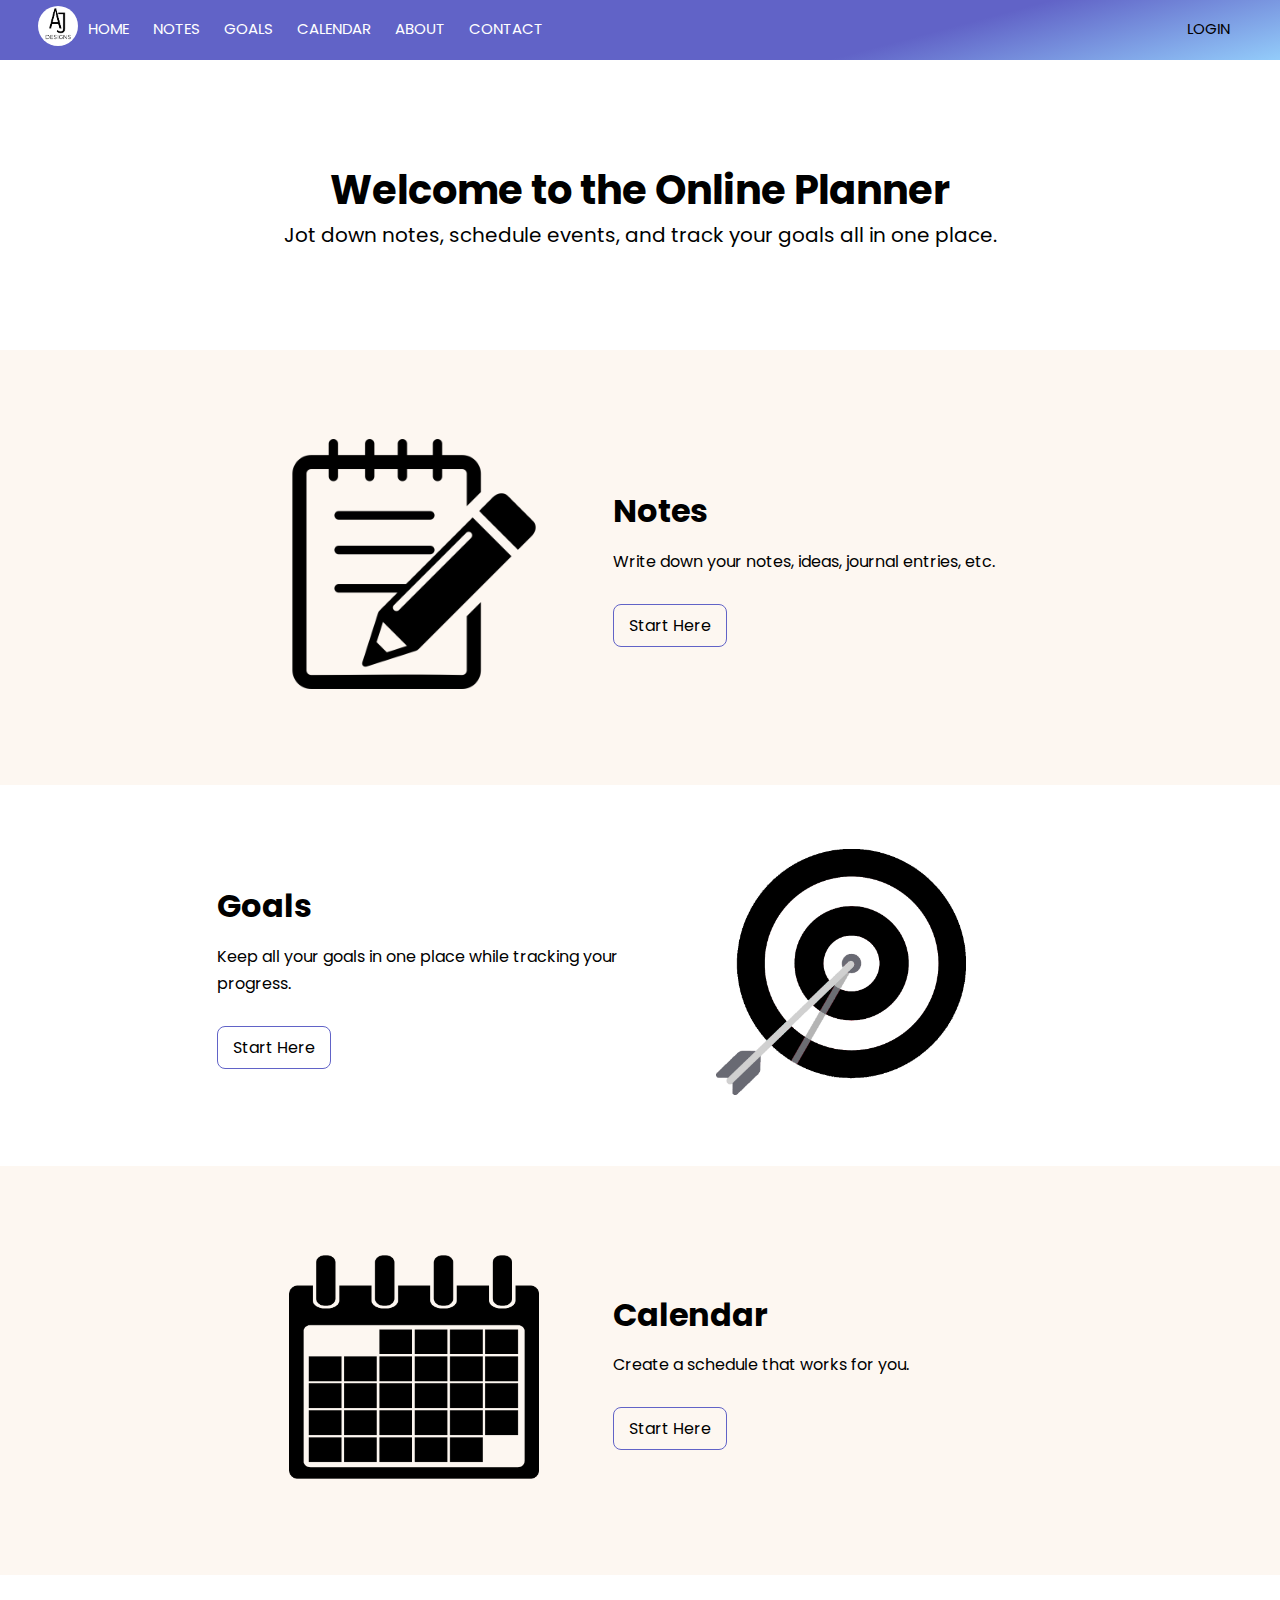
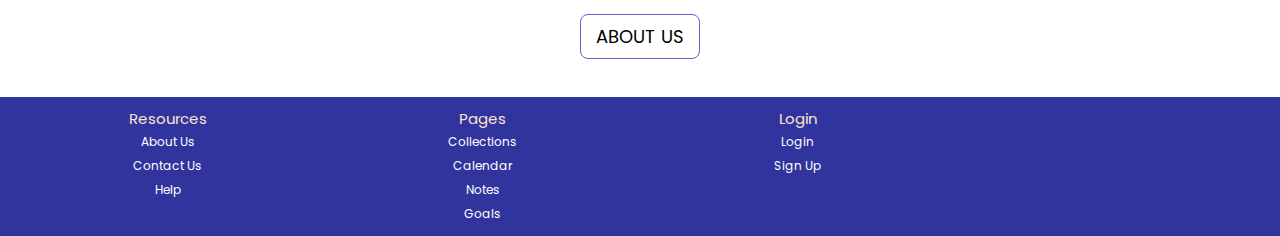
<file: index.html>
<!DOCTYPE html>
<html lang="en">
<head>
    <meta charset="UTF-8">
    <meta name="description" content="Avery Jones' Final Project (Personal Organization Site)"> <!--Description REQUIRED 4/25/2023-->
    <meta name="keywords" content="Journal, Schedule, Notes, Goals"> <!--Keywords REQUIRED 4/25/2023-->
    <meta name="author" content="Avery Jones"> <!--Author Required 4/25/2023-->
    <meta http-equiv="X-UA-Compatible" content="IE=edge">
    <meta name="viewport" content="width=device-width, initial-scale=1.0"> <!--Viewport REQUIRED 4/25/2023-->
    <link href="https://fonts.googleapis.com/css2?family=Poppins:ital,wght@0,100;0,200;0,300;0,400;0,500;0,600;0,700;0,800;0,900;1,100;1,200;1,300;1,400;1,500;1,600;1,700;1,800;1,900&display=swap" rel="stylesheet">
    <link rel="stylesheet" href="https://stackpath.bootstrapcdn.com/font-awesome/4.7.0/css/font-awesome.min.css">
    <link  href="CSS/style.css" rel="stylesheet">
    <title>Avery's Website</title><!--Title REQUIRED 4/25/2023-->
</head>
<body>
    <header> 
		<nav class="top-nav"> <!-- Navigation Bar -->
			<a href="index.html"><img src="images/logo.png" alt="logo"></a> <!-- Image 4 of 5 REQUIRED 4/29/2023 -->
            <div class="nav-links" id="navLinks">
				<i class="fa fa-times" onclick="hideMenu()"></i>
                <ul>
					<li><a href="index.html">HOME</a></li>
					<li><a href="notes.html">NOTES</a></li>
                    <li><a href="tracker.html">GOALS</a></li>
                    <li><a href="calendar.html">CALENDAR</a></li>
					<li><a href="about.html">ABOUT</a></li>
					<li><a href="contact.html">CONTACT</a></li>
				</ul>
			</div>
            <div class="nav-member">
                <ul>
                    <li><a href="login.html">LOGIN</a></li>
                </ul>
            </div>
            <i class="fa fa-bars" onclick="showMenu()"></i>
		</nav>
	</header>


    <!-- Welcome Section -->
    <section class="welcome" id="welcome">
        <div class="welcome">
            <h1>Welcome to the Online Planner</h1>
            <p>Jot down notes, schedule events, and track your goals all in one place.</p>
        </div>
    </section>

    <!-- Notes Section -->
    <section class="notes" id="notes">
        <div class="notes-img">
            <img src="images/notes.png" alt="image of a notepad with a pencil about to write on it, in black and white"><!-- Image 1 of 5 REQUIRED 4/28/2023 -->
        </div>
        <div class="notes-text">
            <h1>Notes</h1>
            <p>Write down your notes, ideas, journal entries, etc. </p>
            <a href="notes.html" class="btn">Start Here</a>
        </div>        

    </section>

    <!-- Goals Section -->
    <section class="goals" id="goals">
        <div class="goals-text">
            <h1>Goals</h1> <!-- text-level 1 of 5 REQUIRED 4/28/2023 -->
            <p>Keep all your goals in one place while tracking your progress.</p>
            <a href="tracker.html" class="btn">Start Here</a>
        </div>        
        <div class="goals-img">
            <img src="images/goals.png" alt="image of a target with an arrow in the bullseye, in black and white"><!-- Image 2 of 5 REQUIRED 4/28/2023 -->
        </div>
    </section>

    <!-- Calendar Section -->
    <section class="cal" id="cal">
        <div class="calendar-img">
            <img src="images/calendar.png" alt="image of a calendar, in black and white"> <!-- Image 3 of 5 REQUIRED 4/28/2023 -->
        </div>
        <div class="calendar-text">
            <h1>Calendar</h1>
            <p>Create a schedule that works for you.</p>
            <a href="calendar.html" class="btn">Start Here</a>
        </div> 
    </section>

    <!-- About Us Section -->
    <div class="about-btn">
        <a href="about.html" class="btn">ABOUT US</a>
    </div>

    <footer>
        <nav class="vertical">
            <p>Resources</p>
           <ul>
            <li><a href="about.html">About Us</a></li>         
            <li><a href="contact.html">Contact Us</a></li>
            <li><a href="contact.html">Help</a></li>            
           </ul>         
        </nav>
        <nav class="vertical">
            <p>Pages</p>
            <ul>
               <li><a href="collections.html">Collections</a></li>
               <li><a href="calendar.html">Calendar</a></li>
               <li><a href="notes.html">Notes</a></li>         
               <li><a href="tracker.html">Goals</a></li>                        
            </ul>         
         </nav>
         <nav class="vertical">
            <p>Login</p>
            <ul>
               <li><a href="login.html">Login</a></li>
               <li><a href="register.html">Sign Up</a></li>                     
            </ul>         
         </nav>
     </footer>

     <script src="JS/sheet.js"></script>
</body>
</html>
</file>
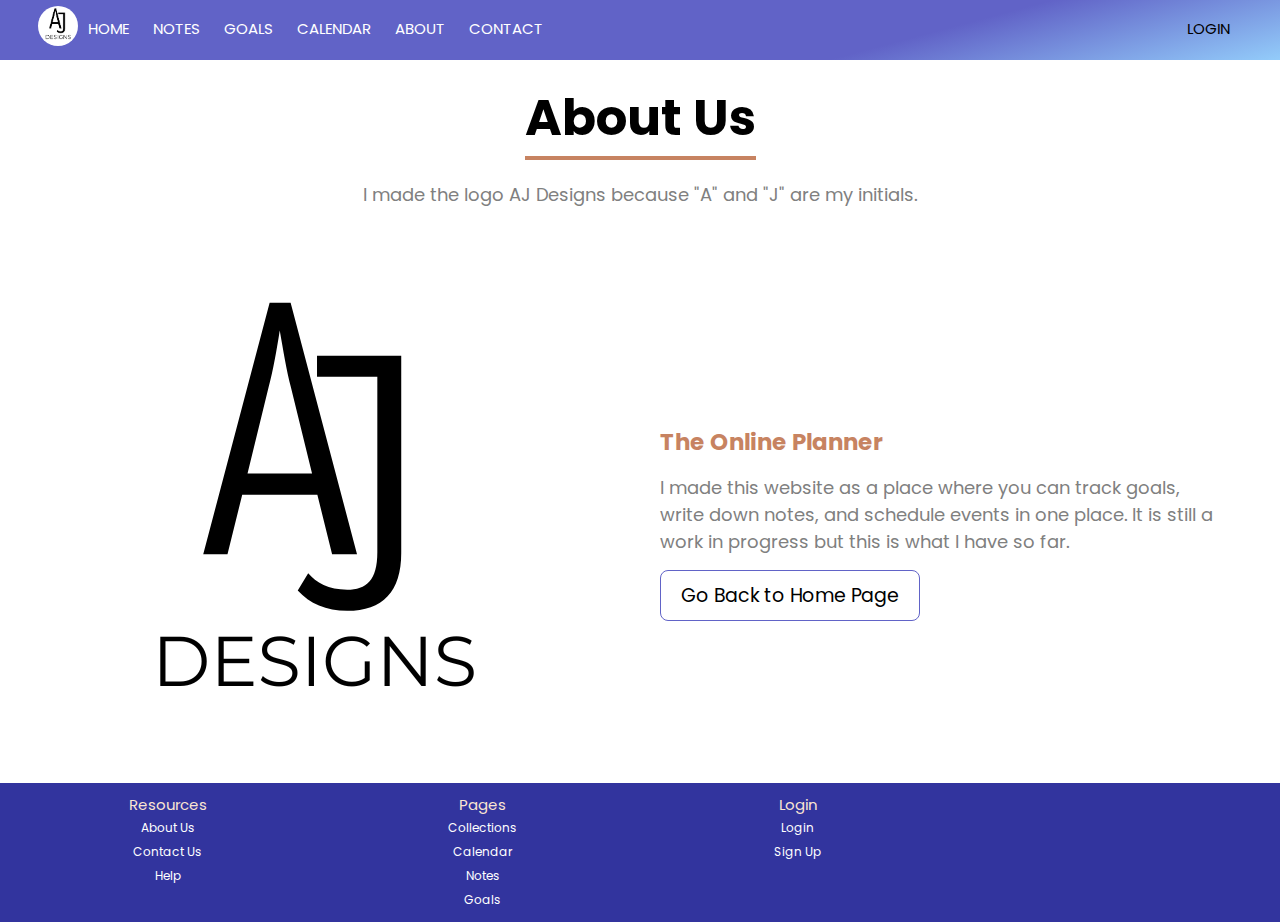
<file: about.html>
<!DOCTYPE html>
<html lang="en">
<head>
    <meta charset="UTF-8">
    <meta name="description" content="Gives information about the site and why it was made">
    <meta name="keywords" content="About Us">
    <meta name="author" content="Avery Jones">
    <meta http-equiv="X-UA-Compatible" content="IE=edge">
    <meta name="viewport" content="width=device-width, initial-scale=1.0">
    <link href="https://fonts.googleapis.com/css2?family=Poppins:ital,wght@0,100;0,200;0,300;0,400;0,500;0,600;0,700;0,800;0,900;1,100;1,200;1,300;1,400;1,500;1,600;1,700;1,800;1,900&display=swap" rel="stylesheet">
    <link rel="stylesheet" href="https://stackpath.bootstrapcdn.com/font-awesome/4.7.0/css/font-awesome.min.css">
    <link  href="CSS/style.css" rel="stylesheet">
    <title>About Page</title>
</head>
<body>
    <header> 
		<nav class="top-nav"> <!-- Navigation Bar -->
			<a href="index.html"><img src="images/logo.png" alt="logo"></a>
            <div class="nav-links" id="navLinks">
				<i class="fa fa-times" onclick="hideMenu()"></i>
                <ul>
					<li><a href="index.html">HOME</a></li>
					<li><a href="notes.html">NOTES</a></li>
                    <li><a href="tracker.html">GOALS</a></li>
                    <li><a href="calendar.html">CALENDAR</a></li>
					<li><a href="about.html">ABOUT</a></li>
					<li><a href="contact.html">CONTACT</a></li>
				</ul>
			</div>
            <div class="nav-member">
                <ul>
                    <li><a href="login.html">LOGIN</a></li>
                </ul>
            </div>
            <i class="fa fa-bars" onclick="showMenu()"></i>
		</nav>
	</header>

    <div class="about-us">
        <h5>About Us</h5> <!-- text-level 3 of 5 REQUIRED 5/4/2023 -->
        <p>I made the logo AJ Designs because "A" and "J" are my initials.</p>
    </div>

	<div class="container">
		<section class="about">
			<div class="about-image">
                <img src="images/logo.png" alt="cabin in idaho falls">
            </div >
            <div class="about-content">
                <h6>The Online Planner</h6> <!-- text-level 4 of 5 REQUIRED 5/4/2023 -->
                <p>I made this website as a place where you can track goals, write down notes, and schedule events in one place. 
                    It is still a work in progress but this is what I have so far.</p>
                <a href="index.html" class="btn">Go Back to Home Page</a>
            </div>
	    </section>
	</div>


    <footer>
        <nav class="vertical">
            <p>Resources</p>
           <ul>
            <li><a href="about.html">About Us</a></li>         
            <li><a href="contact.html">Contact Us</a></li>
            <li><a href="contact.html">Help</a></li>            
           </ul>         
        </nav>
        <nav class="vertical">
            <p>Pages</p>
            <ul>
               <li><a href="collections.html">Collections</a></li>
               <li><a href="calendar.html">Calendar</a></li>
               <li><a href="notes.html">Notes</a></li>         
               <li><a href="tracker.html">Goals</a></li>                        
            </ul>         
         </nav>
         <nav class="vertical">
            <p>Login</p>
            <ul>
               <li><a href="login.html">Login</a></li>     
               <li><a href="register.html">Sign Up</a></li>               
            </ul>         
         </nav>
     </footer>

    <script src="JS/sheet.js"></script>
</body>
</html>
</file>
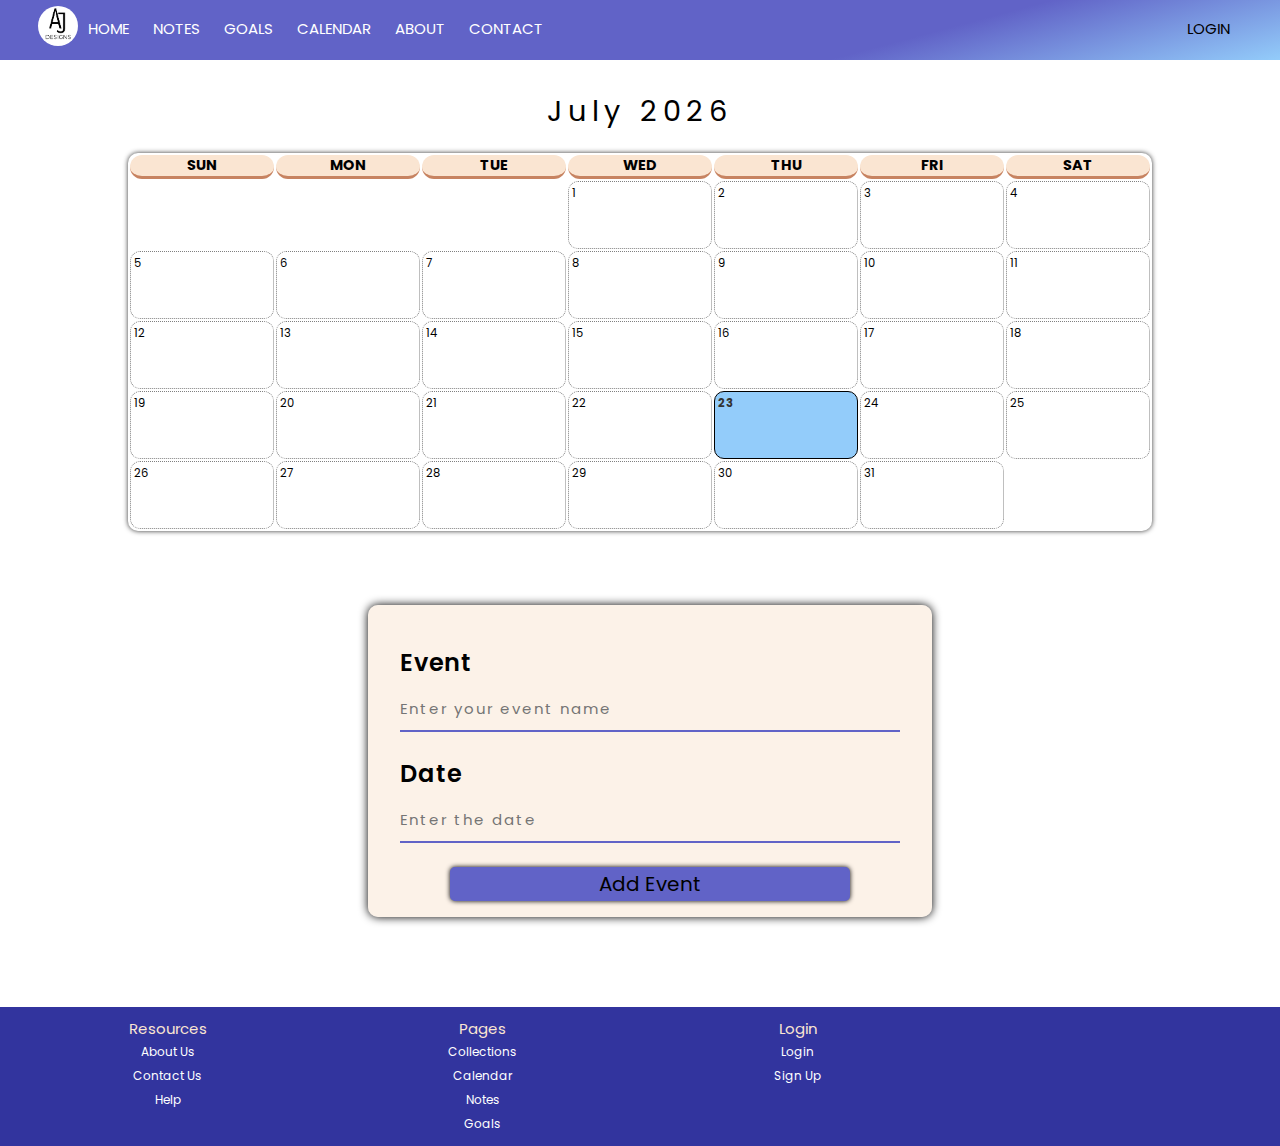
<file: calendar.html>
<!DOCTYPE html>
<html lang="en">
<head>
    <meta charset="UTF-8">
    <meta name="description" content="Shows a calendar and events can be added to it">
    <meta name="keywords" content="Calendar, Schedule">
    <meta name="author" content="Avery Jones">
    <meta http-equiv="X-UA-Compatible" content="IE=edge">
    <meta name="viewport" content="width=device-width, initial-scale=1.0">
    <link href="https://fonts.googleapis.com/css2?family=Poppins:ital,wght@0,100;0,200;0,300;0,400;0,500;0,600;0,700;0,800;0,900;1,100;1,200;1,300;1,400;1,500;1,600;1,700;1,800;1,900&display=swap" rel="stylesheet">
    <link rel="stylesheet" href="https://stackpath.bootstrapcdn.com/font-awesome/4.7.0/css/font-awesome.min.css">
    <link  href="CSS/style.css" rel="stylesheet">
    <script src="JS/sheet.js" defer></script>
    <title>Calendar Page</title>
</head>
<body>
    <header> 
		<nav class="top-nav"> <!-- Navigation Bar -->
			<a href="index.html"><img src="images/logo.png" alt="logo"></a>
            <div class="nav-links" id="navLinks">
				<i class="fa fa-times" onclick="hideMenu()"></i>
                <ul>
					<li><a href="index.html">HOME</a></li>
					<li><a href="notes.html">NOTES</a></li>
                    <li><a href="tracker.html">GOALS</a></li>
                    <li><a href="calendar.html">CALENDAR</a></li>
					<li><a href="about.html">ABOUT</a></li>
					<li><a href="contact.html">CONTACT</a></li>
				</ul>
			</div>
            <div class="nav-member">
                <ul>
                    <li><a href="login.html">LOGIN</a></li>
                </ul>
            </div>
            <i class="fa fa-bars" onclick="showMenu()"></i>
		</nav>
	</header>

    <!--Calendar Made in JavaScript File -->
    <div id="calendar"></div>

    <!--Events -->
    <div class="calendar-container">
        <form>
            <div class="form-box">
                <label for="desc">Event</label>
                <input type="text" id="desc" placeholder="Enter your event name"
                    autocomplete="off" name="desc">
            </div>
            <div class="form-box">
                <label for="date">Date</label>
                <input type="text" id="date" placeholder="Enter the date"
                    autocomplete="off" name="date">
            </div>
            <button class="submit">Add Event</button>
        </form>
    </div>
    <div class="calendar-box">
    </div>

    <footer>
        <nav class="vertical">
            <p>Resources</p>
           <ul>
            <li><a href="about.html">About Us</a></li>         
            <li><a href="contact.html">Contact Us</a></li>
            <li><a href="help.html">Help</a></li>            
           </ul>         
        </nav>
        <nav class="vertical">
            <p>Pages</p>
            <ul>
               <li><a href="collections.html">Collections</a></li>
               <li><a href="calendar.html">Calendar</a></li>
               <li><a href="notes.html">Notes</a></li>         
               <li><a href="tracker.html">Goals</a></li>                        
            </ul>         
         </nav>
         <nav class="vertical">
            <p>Login</p>
            <ul>
               <li><a href="login.html">Login</a></li>                    
               <li><a href="register.html">Sign Up</a></li>                    
            </ul>         
         </nav>
     </footer>

     <script src="JS/sheet.js"></script>
</body>
</html>
</file>
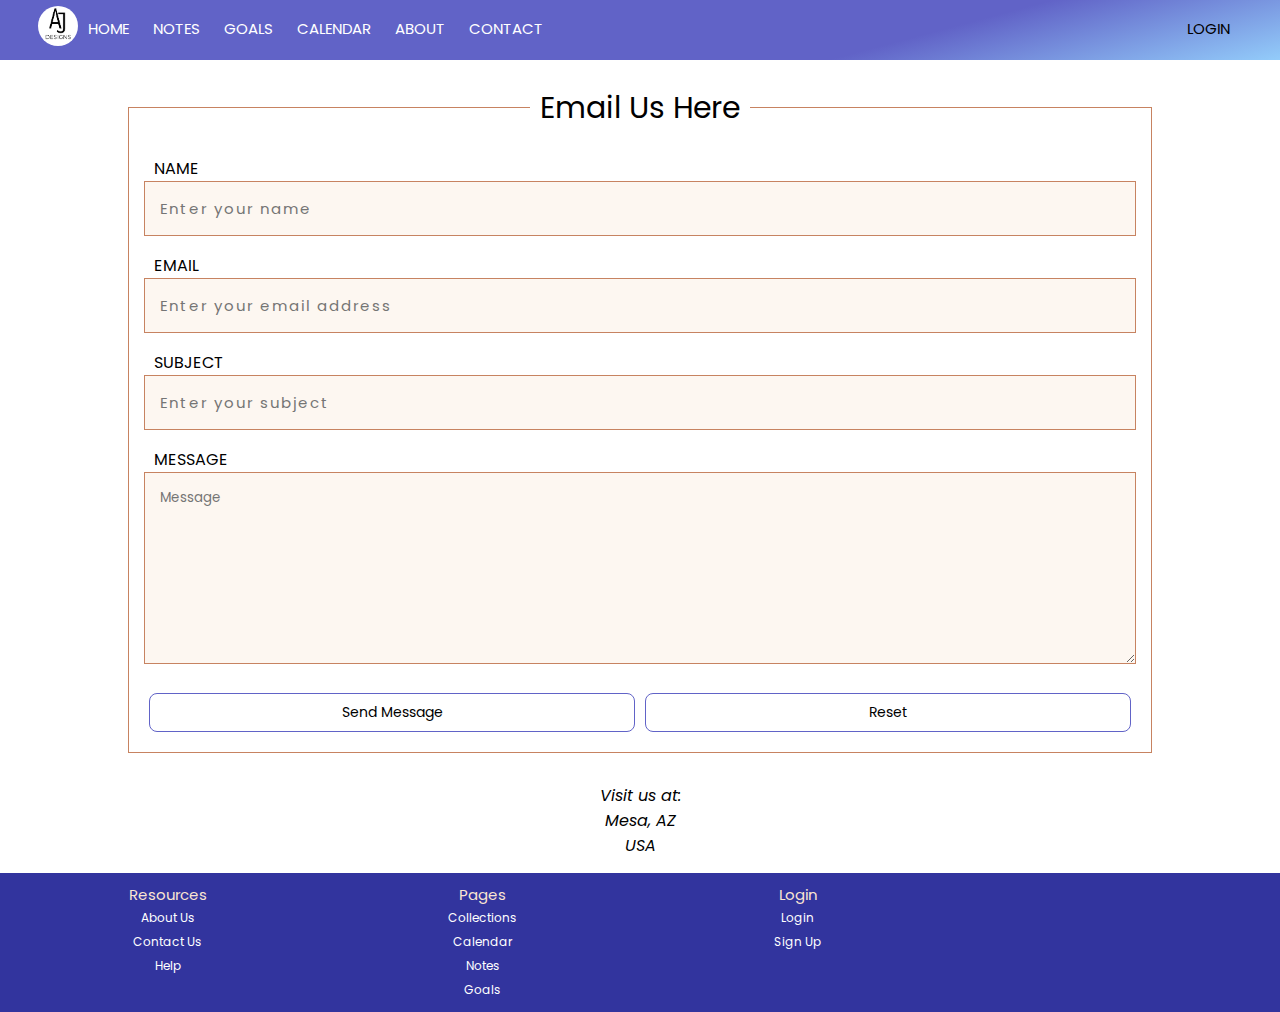
<file: contact.html>
<!DOCTYPE html>
<html lang="en">
<head>
    <meta charset="UTF-8">
    <meta name="description" content="Form to allow a user to contact the author for help">
    <meta name="keywords" content="Contact, Email">
    <meta name="author" content="Avery Jones">
    <meta http-equiv="X-UA-Compatible" content="IE=edge">
    <meta name="viewport" content="width=device-width, initial-scale=1.0">
    <link href="https://fonts.googleapis.com/css2?family=Poppins:ital,wght@0,100;0,200;0,300;0,400;0,500;0,600;0,700;0,800;0,900;1,100;1,200;1,300;1,400;1,500;1,600;1,700;1,800;1,900&display=swap" rel="stylesheet">
    <link rel="stylesheet" href="https://stackpath.bootstrapcdn.com/font-awesome/4.7.0/css/font-awesome.min.css">
    <link  href="CSS/style.css" rel="stylesheet">
    <title>Contact Page</title>
</head>
<body>
    <header> 
		<nav class="top-nav"> <!-- Navigation Bar -->
			<a href="index.html"><img src="images/logo.png" alt="logo"></a>
            <div class="nav-links" id="navLinks">
				<i class="fa fa-times" onclick="hideMenu()"></i>
                <ul>
					<li><a href="index.html">HOME</a></li>
					<li><a href="notes.html">NOTES</a></li>
                    <li><a href="tracker.html">GOALS</a></li>
                    <li><a href="calendar.html">CALENDAR</a></li>
					<li><a href="about.html">ABOUT</a></li>
					<li><a href="contact.html">CONTACT</a></li>
				</ul>
			</div>
            <div class="nav-member">
                <ul>
                    <li><a href="login.html">LOGIN</a></li>
                </ul>
            </div>
            <i class="fa fa-bars" onclick="showMenu()"></i>
		</nav>
	</header>

    <!-- Contact Us Form -->
	<div class="contact-col">
	    <form action="form-handler.php" method="post"> <!--From REQUIRED 5/4/2023 -->
            <fieldset> <!--From fieldset REQUIRED 5/4/2023 -->
                <legend>Email Us Here</legend> <!--From legend REQUIRED 5/4/2023 -->
                <label for="name">NAME</label> <!--From labels REQUIRED 5/4/2023 -->
			   	<input type="text" name="name" id="name" placeholder="Enter your name" required> <!--From 3 input boxes REQUIRED 5/4/2023 -->
                <label for="email">EMAIL</label>
			   	<input type="email" name="email" id="email" placeholder="Enter your email address" required pattern="[a-z0-9._%+-]+@[a-z0-9.-]+\.[a-z]{2,}$"> <!--From Pattern REQUIRED 5/4/2023 -->
                <label for="subject">SUBJECT</label> <!--From 2 datatypes text and email REQUIRED 5/4/2023 -->
			   	<input type="text" name="subject" id="subject" placeholder="Enter your subject" required> <!--From placeholder and required REQUIRED 5/4/2023 -->
		       	<label for="message">MESSAGE</label>
                <textarea rows="8" name="message" id="message" placeholder="Message" maxlength="500" required></textarea> <!--From Maxlength REQUIRED 5/4/2023 -->
                <div class="center-btn">
	        	    <button type="submit" class="btn">Send Message</button> <!--From submit REQUIRED 5/4/2023 -->
                    <button type="reset" class="btn">Reset</button> <!--From reset REQUIRED 5/4/2023 -->
                </div>
            </fieldset>
        </form>
	</div>

    <address class="address"> <!-- Address REQURIED 5/8/2023 -->
        Visit us at:<br>
        Mesa, AZ<br>
        USA
    </address>

    <footer>
        <nav class="vertical">
            <p>Resources</p>
           <ul>
            <li><a href="about.html">About Us</a></li>         
            <li><a href="contact.html">Contact Us</a></li>
            <li><a href="help.html">Help</a></li>            
           </ul>         
        </nav>
        <nav class="vertical">
            <p>Pages</p>
            <ul>
               <li><a href="collections.html">Collections</a></li>
               <li><a href="calendar.html">Calendar</a></li>
               <li><a href="notes.html">Notes</a></li>         
               <li><a href="tracker.html">Goals</a></li>                        
            </ul>         
         </nav>
         <nav class="vertical">
            <p>Login</p>
            <ul>
               <li><a href="login.html">Login</a></li>  
               <li><a href="register.html">Sign Up</a></li>                
            </ul>         
         </nav>
     </footer>

     <script src="JS/sheet.js"></script>
</body>
</html>
</file>
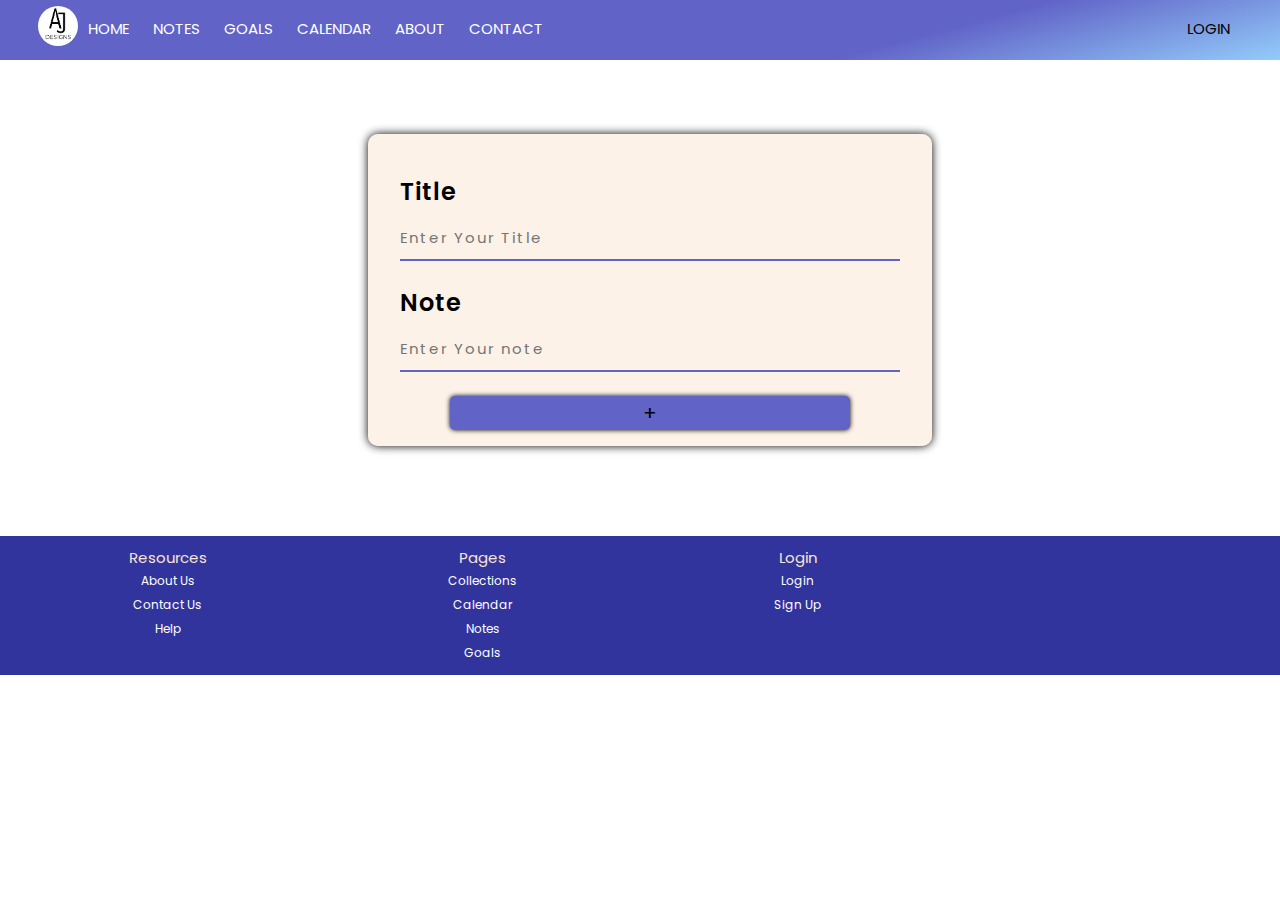
<file: notes.html>
<!DOCTYPE html>
<html lang="en">
<head>
    <meta charset="UTF-8">
    <meta name="description" content="Allows the user to write notes on the page">
    <meta name="keywords" content="Notes, Sticky Notes">
    <meta name="author" content="Avery Jones">
    <meta http-equiv="X-UA-Compatible" content="IE=edge">
    <meta name="viewport" content="width=device-width, initial-scale=1.0">
    <link href="https://fonts.googleapis.com/css2?family=Poppins:ital,wght@0,100;0,200;0,300;0,400;0,500;0,600;0,700;0,800;0,900;1,100;1,200;1,300;1,400;1,500;1,600;1,700;1,800;1,900&display=swap" rel="stylesheet">
    <link rel="stylesheet" href="https://stackpath.bootstrapcdn.com/font-awesome/4.7.0/css/font-awesome.min.css">
    <link rel="stylesheet" href="https://unicons.iconscout.com/release/v4.0.8/css/line.css">
    <link  href="CSS/style.css" rel="stylesheet">
    <title>Notes Page</title>
</head>
<body>
    <header> 
		<nav class="top-nav"> <!-- Navigation Bar -->
			<a href="index.html"><img src="images/logo.png" alt="logo"></a>
            <div class="nav-links" id="navLinks">
				<i class="fa fa-times" onclick="hideMenu()"></i>
                <ul>
					<li><a href="index.html">HOME</a></li>
					<li><a href="notes.html">NOTES</a></li>
                    <li><a href="tracker.html">GOALS</a></li>
                    <li><a href="calendar.html">CALENDAR</a></li>
					<li><a href="about.html">ABOUT</a></li>
					<li><a href="contact.html">CONTACT</a></li>
				</ul>
			</div>
            <div class="nav-member">
                <ul>
                    <li><a href="login.html">LOGIN</a></li>
                </ul>
            </div>
            <i class="fa fa-bars" onclick="showMenu()"></i>
		</nav>
	</header>

    <div class="note-container">
        <form>
            <div class="form-box">
                <label for="title">Title</label>
                <input type="text" id="title" placeholder="Enter Your Title" autocomplete="off" name="title">
            </div>
            <div class="form-box">
                <label for="desc">Note</label><input type="text" id="desc" placeholder="Enter Your note"
                    autocomplete="off" name="desc">
            </div>
            <button class="submit">+</button>
        </form>
    </div>
    <div class="note-box">
    </div>
    
    
    <footer>
        <nav class="vertical">
            <p>Resources</p>
           <ul>
            <li><a href="about.html">About Us</a></li>         
            <li><a href="contact.html">Contact Us</a></li>
            <li><a href="contact.html">Help</a></li>            
           </ul>         
        </nav>
        <nav class="vertical">
            <p>Pages</p>
            <ul>
               <li><a href="collections.html">Collections</a></li>
               <li><a href="calendar.html">Calendar</a></li>
               <li><a href="notes.html">Notes</a></li>         
               <li><a href="tracker.html">Goals</a></li>                        
            </ul>         
         </nav>
         <nav class="vertical">
            <p>Login</p>
            <ul>
               <li><a href="login.html">Login</a></li>              
               <li><a href="register.html">Sign Up</a></li>
            </ul>         
         </nav>
     </footer>

    <script src="JS/sheet.js"></script>
</body>
</html>
</file>
<file: CSS/style.css>
/* Import Google Font -Poppins */
@import url('https://fonts.googleapis.com/css2?family=Poppins:ital,wght@0,100;0,200;0,300;0,400;0,500;0,600;0,700;0,800;0,900;1,100;1,200;1,300;1,400;1,500;1,600;1,700;1,800;1,900&display=swap');
*{
	margin: 0;
	padding: 0;
	font-family: 'Poppins', sans-serif;
}

/* Navigation Bar */
.top-nav {
	display: flex;
	padding: .5% 3%;
	justify-content: space-between;
	align-items: center;
	background: linear-gradient(345deg, rgb(147, 204, 250),
										rgb(97, 99, 199) 30%);
	height: auto;
}
.nav-links{
	flex: 1;
	text-align: left;
}
.nav-links ul li{
	list-style: none;
	display: inline-block;
	padding: 8px 10px;
	position: relative;
}
.nav-member ul li{
	flex: 1;
	text-align: right;
	list-style: none;
	display: inline-block;
	padding: 8px 12px;
	position: relative;
}
.nav-links ul li a {
	color: white;
	text-decoration: none;
	font-size: 15px;
}
.nav-member ul li a{
	color: black;
	text-decoration: none;
	font-size: 15px;
}
/* Dynamic Styling of Navigation REQUIRED 4/25/2023 */
.nav-links ul li::after {
	content: '';
	width: 0%;
	height: 2px;
	background: rgb(199, 131, 97); 
	display: block;
	margin: auto;
	transition: .2s;
}
.nav-member ul li::after{
	content: '';
	width: 0%;
	height: 2px;
	background: rgb(250, 229, 210);
	display: block;
	margin: auto;
	transition: .2s;
}
.nav-links ul li:hover::after, .nav-member ul li:hover::after{
	width: 100%;
}
nav img {
	width: 40px;
	height: auto;
	border-radius: 50%;
}
nav .fa {
	display: none;
}

/* Smaller Devices <= 800px */
@media(max-width: 800px){
	.nav-links ul li, .nav-member ul li{
		display: block;
	}
	nav {
		display: grid;
		grid-template-columns: repeat(1, 1fr);
	}
	.nav-links, .nav-member{
		position: fixed;
		display: inline-block;
		background: linear-gradient(325deg, rgb(97, 99, 199),
											rgb(147, 204, 250) 95%);
		height: 100vh;
		width: 200px;
		top: 0;
		right: -200px;
		text-align: left;
		z-index: 2;
		transition: 1s;
	}
	nav .fa{
		display: block;
		color: black;
		margin: 10px;
		font-size: 22px;
		cursor: pointer;
		float: right;
	}
	.nav-links ul, .nav-member ul {
		padding: 30px;
	}
	.nav-links ul li:hover::after, .nav-member ul li:hover::after{
		width: 0%;
	}
	.notes-img img, .calendar-img img {
		padding: 5%;
	}
}

/* Button Styles */
.btn {
	display: inline-block;
	padding: 8px 15px;
	color: black;
	background-color: transparent;
	border: 1px solid rgb(97, 99, 199);
	border-radius: 0.5rem;
	text-decoration: none;
}
.btn:hover {
	transition: .2s;
	background: rgb(97, 99, 199);
	color: white;
}

/* Body Styles */

.welcome{
	text-align: center;
	background-position: center;
	position: relative;
	margin: 100px auto;
	padding: 0 15px;
}
.welcome h1 {
	font-size: 40px;
}
.welcome p {
	font-size: 20px;
}
.notes, .goals, .cal {
	display: grid;
	grid-template-columns: repeat(2, 2fr);
	grid-gap: 1.5em;
	align-items: center;
	padding: 5% 15% 5% 5%;
}
.goals {
	padding: 5% 5% 5% 15%;
}
/* Background within the site REQUIRED 4/29/2023 */
.cal, .notes {
	background: rgb(250, 229, 210, 0.3); 
}
.notes-img img, .goals-img img, .calendar-img img  {
	max-width: 100%;
	width: 250px;
	height: auto;
}
.notes-text, .goals-text, .calendar-text {
	padding: 5%;
	text-align: left;
}
.notes-text p, .goals-text p, .calendar-text p {
	margin: 0.8rem 0 1.8rem;
	line-height: 1.7;
}
.about-btn {
	padding: 3%;
	text-align: center;
	font-size: 18px;
}

/* Larger Devices Styles */
@media(min-width: 800px) { /* Media Query 1 of 3 REQUIRED 5/2/2023 */
	.notes-img img, .calendar-img img {
		padding: 5% 45%;
	}
}


/* Smaller Devices Styles */
@media(max-width: 560px){ /* Media Query 2 of 3 REQUIRED 5/2/2023 */
	.welcome h1 {
		font-size: 36px;
	}
	.welcome p {
		font-size: 16px;
	}
	.notes, .goals, .cal {
		display: grid;
		grid-template-columns: repeat(1, 1fr);
		padding: 15%;
		align-items: center;
	} 
	.notes-text, .goals-text, .calendar-text {
		display: block;
		text-align: center;
	}
	.notes-img img, .goals-img img, .calendar-img img {
		display: flex;
		min-width: 150px;
		padding: 20%;
		align-items: center;
	}
	.goals-img img, .calendar-img img {
		padding: 10%;
	}
	.about {
		font-size: 16px;
	}
}


/* Calendar Page */
#calendar_table {
	background-color: white;  
	font-size: 0.9em; 
	font-family: "Lucida Grande", "Lucida Sans Unicode", "Lucida Sans", "DejaVu Sans", Verdana, sans-serif;
	width: 100%;
	box-shadow: rgb(51, 51, 51) 0px 0px 5px; 
	border-radius: 10px;         
 }
 
 #calendar_table caption {
	caption-side: top; 
	text-align: center;
	padding-bottom: 20px; 
	font-size: 2em; 
	letter-spacing: 0.2em;
 }
 
 .calendar_weekdays {
	background-color: rgb(250, 229, 210);
	width: 14.28%; 
	font-size: 1em; 
	border-bottom: 3px solid rgb(199, 131, 97);
	border-radius: 15px;
 }
 
 .calendar_dates {
	text-align: left; 
	vertical-align: top;
	font-size: 0.8em;
	padding: 3px;
	border-radius: 10px;
	border: 1px dotted gray;
	background-color: white;
	height: 60px;
 }
 
 #calendar_today {
	font-weight: bold; 
	color: rgb(51, 51, 51);
	background-color: rgb(147, 204, 250);
	border: 1px solid black; /* Border REQUIRED 5/2/2023 */
 }
 div#calendar {
	width: 80%;
	margin: 30px auto 10px;
 }
 
 /* Contact Us Page */
.contact-col{
	width: 80%;
	margin: auto;
	padding-top: 15px;
	flex-basis: 100%;
	margin-bottom: 30px;
}
.contact-col fieldset {
	padding: 15px;
	border-width: 1px;
	border-color: rgb(199, 131, 97);
}
.contact-col legend {
	text-align: center;
	font-size: 30px;
	padding: 10px;
}
.contact-col label {
	position: relative;
	padding: 5px 10px;
	font-size: 16px;
}
.contact-col div{
	display: flex;
	align-items: center;
	margin-bottom: 40px;
}
.contact-col input, .contact-col textarea{
	width: 100%;
	padding: 15px;
	margin-bottom: 17px;
	outline: none;
	border: 1px solid rgb(199, 131, 97);
	background-color: rgb(250, 229, 210, 0.3);
	box-sizing: border-box;
}
.contact-col .center-btn {
	justify-content: center;
	margin: auto;
}
.contact-col .center-btn button{
	display: inline-block;
	margin: 5px;
	width: 100%;
	font-size: 14px;
}
.address {
	text-align: center;
	padding-bottom: 15px;
}

/* Login Page */
.login {
	margin: 15px auto;
	position: relative;
	width: 400px;
	height: 500px;
	background: rgb(250, 229, 210);
	border-radius: 20px;
	box-shadow: 0 0 30px rgba(0, 0, 0, 0.5);
	display: flex;
	justify-content: center;
	align-items: center;
	overflow: hidden; 
	transition: transform .5s ease, height .2s ease;
}
.login .form-setup {
	width: 100%;
	padding: 40px;
	display: block;
}
.login .form-setup.login {
	margin: auto;
}
.form-setup h2 {
	font-size: 2em;
	padding-top: 15px;
	color: rgb(97, 99, 199);
	text-align: center;
}
.input-box {
	position: relative;
	width: 100%;
	height: 50px;
	border-bottom: 2px solid rgb(199, 131, 97);
	margin: 30px 0;
}
.input-box label {
	position: absolute;
	top: 50%;
	left: 5px;
	transform: translateY(-50%);
	font-size: 1em;
	color: rgb(199, 131, 97, 0.8);
	font-weight: 500;
	pointer-events: none;
	transition: .5s;
}
.input-box input:focus~label, .input-box input:valid~label {
	top: -5px;
}
.input-box input {
	width: 100%;
	height: 100%;
	background: transparent;
	border: none;
	outline: none;
	font-size: 1em;
	color: black;
	font-weight: 600;
	padding: 0 35px 0 5px;
}
.input-box .icon {
	position: absolute;
	right: 8px;
	font-size: 1.2em;
	color: rgb(199, 131, 97);
	line-height: 57px;
}
.btn.login-form {
	width: 100%;
	height: 45px;
	background: rgb(97, 99, 199, 0.9);
	border: none;
	outline: none;
	border-radius: 6px;
	cursor: pointer;
	font-size: 1em;
	color: black;
	font-weight: 500;
}
.login-register {
	font-size: .9em;
	color: rgb(199, 131, 97);
	text-align: center;
	font-weight: 500;
	margin: 25px 0 10px;
}
.login-register p a {
	color: rgb(97, 99, 199);
	text-decoration: none;
	font-weight: 600;
}
.login-register p a:hover {
	text-decoration: underline;
}

/* About Us Page */
.about-us {
	width: 90%;
	display: flex;
	justify-content: center;
	align-items: center;
	flex-direction: column;
	text-align: center;
	margin: 20px auto;
}
.about-us h5 {
	font-size: 50px;
	color: black;
	margin-bottom: 25px;
	position: relative;
}
.about-us h5::after {
	content: "";
	position: absolute;
	width: 100%;
	height: 4px;
	display: block;
	margin: 0 auto;
	background-color: rgb(199, 131, 97);
}
.about-us p {
	font-size: 18px;
	color: grey;
	margin-bottom: 35px;
}
.container {
	width: 90%;
	margin: 0 auto;
	padding: 10px 20px;
}
.about {
	display: flex;
	justify-content: space-between;
	align-items: center;
	flex-wrap: wrap;
}
.about-image {
	flex: 1;
	margin-right: 40px;
	overflow: hidden;
	align-items: center;
}
.about-image img {
	max-width: 100%;
	height: auto;
	display: block;
}
.about-content {
	flex: 1;
}
.about-content h6 {
	font-size: 23px;
	margin-bottom: 15px;
	color: rgb(199, 131, 97);
}
.about-content p {
	font-size: 18px;
	line-height: 1.5;
	color: grey;
}
.about-content .btn {
	display: inline-block;
	padding: 10px 20px;
	font-size: 19px;
	margin-top: 15px;
}

@media screen and (max-width: 800px){ /* Media query 3 of 3 REQUIRED 5/2/2023 */
	.about-us {
		padding: 0px 20px;
	}
	.about-us h5 {
		font-size: 36px;
	}
	.about-us p {
		font-size: 17px;
		margin-bottom: 0px;
	}
	.container {
		padding: 0px;
	}
	.about {
		padding: 20px;
		flex-direction: column;
	}
	.about-image {
		margin-right: 0px;
		margin-bottom: 20px;
	}
	.about-content p {
		padding: 0px;
		font-size: 16px;
	}
	.about-content .btn {
		font-size: 16px;
	}
}

/* Notes Page */
#root{
    display: flex;
    flex-wrap: wrap;
}
.note-container, .calendar-container{
    width: 100%;
    display: flex;
    justify-content: center;
    align-items: center;
    padding: 4rem 0 0 0;
	margin: 10px;
}
.note-container form, .calendar-container form{
    width: 500px;
    background-color: rgb(250, 229, 210, 0.5);
    padding: 1rem 2rem;
    box-shadow: 0px 0px 10px #000 ;
    border-radius: 10px;
}
.form-box{
    display: flex;
    flex-direction: column;
    margin: 1.5rem 0;
}
input{
    padding: 10px 0 ;
    width: 100%;
    font-size: 18px;
    letter-spacing: 1px;
    border: 0;
    border-bottom: 2px solid rgb(97, 99, 199);
    background-color: transparent;
    outline: none;
}
input:placeholder-shown{
    letter-spacing: 2px;
    font-size: 15px;
}
.form-box label{
    font-size: 1.5rem;
    font-weight: 600;
    letter-spacing: 1px;
    padding-bottom: 7px;
}
.submit{
    width: 50px;
    height: auto;
    border-radius: 5px;
    outline: none;
    border: 2px solid rgb(97, 99, 199);
    box-shadow: 0 0 5px #000;
    background-color: rgb(97, 99, 199);
    font-size: 20px;
    cursor: pointer;
    display: block;
	width: 80%;
    margin: auto;
}
.submit:hover{
    background-color: rgb(147, 204, 250);
    box-shadow: 0 0 10px rgb(147, 204, 250);
    transition: all 0.1s;
    border: 2px solid rgb(147, 204, 250);
}
.note-box, .calendar-box{
    width: 100%;
    display: flex;
    padding: 3rem 2rem 2rem 2rem;
    flex-wrap: wrap;
    justify-content: flex-start;
}
.noteBox, .calendarBox{
    background: rgb(250, 229, 210, 0.5);
    padding: 1rem 1.5rem 1rem;
    width: 32rem;
    box-shadow: 0 0 5px rgba(0, 0, 0, 0.7);
    border-radius: 5px;
    margin: 1rem 2rem;
}
.noteBox h3, .calendarBox h3{
    font-size: 1.9rem;
    padding-bottom: 7px;
    position: relative;
    display: inline;
}
.noteBox p, .calendarBox p {
    font-size: 1.3rem;
    letter-spacing: 0.5px;
    padding: 1rem 0;
}
.noteBox h3::after, .calendarBox h3::after{
    position: absolute;
    content: "";
    width: 100%;
    height: 2px;
    bottom: 6px;
    left: 0;
    background: rgb(147, 204, 250);
}
.deletes{
    padding: 8px 15px;
    letter-spacing: 1px;
    font-size: 15px;
    border: none;
    outline: none;
    cursor: pointer;
    border-radius: 5px;
    background: rgb(97, 99, 199);
    color: white;
}
.deletes:hover{
	box-shadow: 0 0 5px rgba(0, 0, 0, 0.7);
    transition: all 0.2s;
}

/* Goals Page */
.goals-container {
	width: 100%;
	min-height: 100px;
	padding: 10px;
	box-sizing: border-box;
}
.goal-list {
	width: 100%;
	max-width: 540px;
	min-height: 400px;
	background: rgb(250, 229, 210, 0.3);
	margin: 25px auto;
	padding: 40px 30px 70px;
	border-radius: 10px;
}
.goal-list h3 {
	color: black;
	display: flex;
	align-items: center;
	margin-bottom: 20px;
	padding: 0 15px;
}
.goal-list h3 img {
	width: 30px;
	margin-left: 10px;
}
.goal-list .row {
	display: flex;
	align-items: center;
	justify-content: space-between;
	background: rgb(147, 204, 250, 0.25);
	border-radius: 30px;
	padding-left: 20px;
	margin-bottom: 25px;
}
.goal-list input {
	flex: 1;
	border: none;
	outline: none;
	background: transparent;
	padding: 10px;
	font-weight: 200;
	color: black;
}
.goal-list button {
	border: none;
	outline: none;
	padding: 16px 50px;
	background: rgb(97, 99, 199);
	color: white;
	font-size: 16px;
	cursor: pointer;
	border-radius: 40px;
}
.goal-list button:hover {
	box-shadow: 0 0 3px rgb(51, 51, 51);
}
.goal-list ul li {
	list-style: none;
	font-size: 17px;
	padding: 12px 8px 12px 50px;
	user-select: none;
	cursor: pointer;
}
.goal-list ul li::before {
	content: "";
	position: absolute;
	height: 28px;
	width: 28px;
	border-radius: 50%;  /* Image Rounded Corners REQUIRED 5/7/2023 */
	background-image: url(../images/unchecked.png); /* Image 4 of 5 REQUIRED 5/5/2023 */
	background-size: cover;
	background-position: center;
	margin-top: 0px;
	margin-left: -40px;
}
.goal-list ul li.checked {
	color: #555;
	text-decoration: line-through;
}
.goal-list ul li.checked::before {
	background-image: url(../images/checked.png); /* Image 5 of 5 REQUIRED 5/5/2023 */
}
.goal-list ul li span {
	position: absolute;
	margin-top: 5px;
	margin-left: 425px;
	width: 40px;
	height: 40px;
	font-size: 22px;
	color: rgb(45, 38, 38);
	line-height: 42px;
	text-align: center;
}
.goal-list ul li span:hover {
	background: rgb(97, 99, 199);
	color: rgb(250, 229, 210);
	border-radius: 50%; 
}
blockquote {
	text-align: center;
	padding: 0 0 20px;
}
.video {
	width: 300px;
	height: auto;
	text-align: center;
	margin: 25px auto;
}
.video p {
	margin-bottom: 20px;
}
.video img {
	width: 300px;
	height: auto;
}
video {
	width: 300px;
	height: auto;
	margin: auto;
	justify-content: center;
}

/* Footer Styles */
footer {
	background-color: rgb(28, 30, 148, 0.9);
	color: white;	
	font-size: 0.75em;
	padding: 10px;
	display: block;
	text-align: center;
}

body > footer > nav.vertical {
	float: left;
	width: 25%;	
	display: block;
}

body > footer > nav.vertical > ul {
	line-height: 2em;
	list-style-type: none;
	text-decoration: none;
}

footer nav.vertical a {
	text-decoration: none;
}

footer nav.vertical p {
	font-size: 1.25em;
	text-align: center;
	color: rgb(250, 229, 210);
}

footer a:visited, footer a:link {
	color: white;
}

footer a:hover, footer a:active {
	color: rgb(199, 131, 97);
}

footer::after { /* Pseudo-element REQUIRED 4/28/2023 */
	clear: both;	
    content: "";
    display: table;
}
</file>
